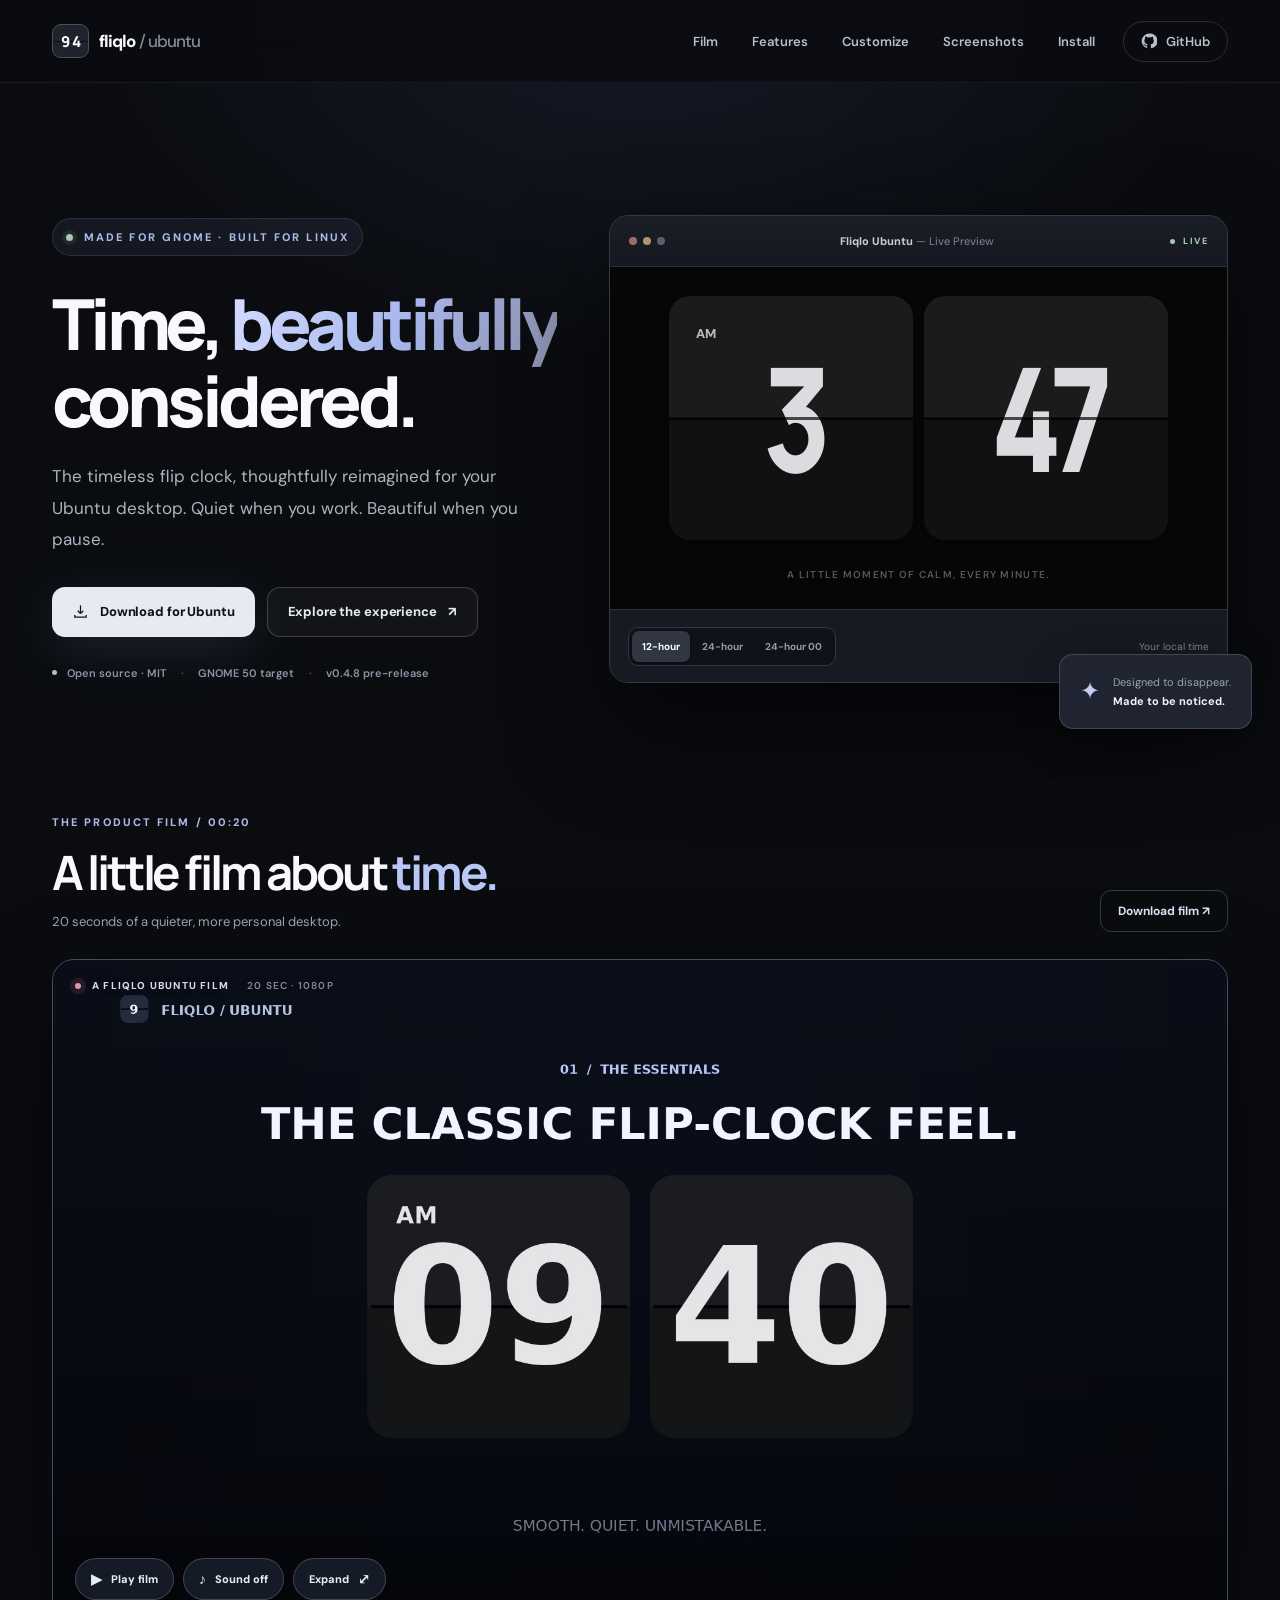
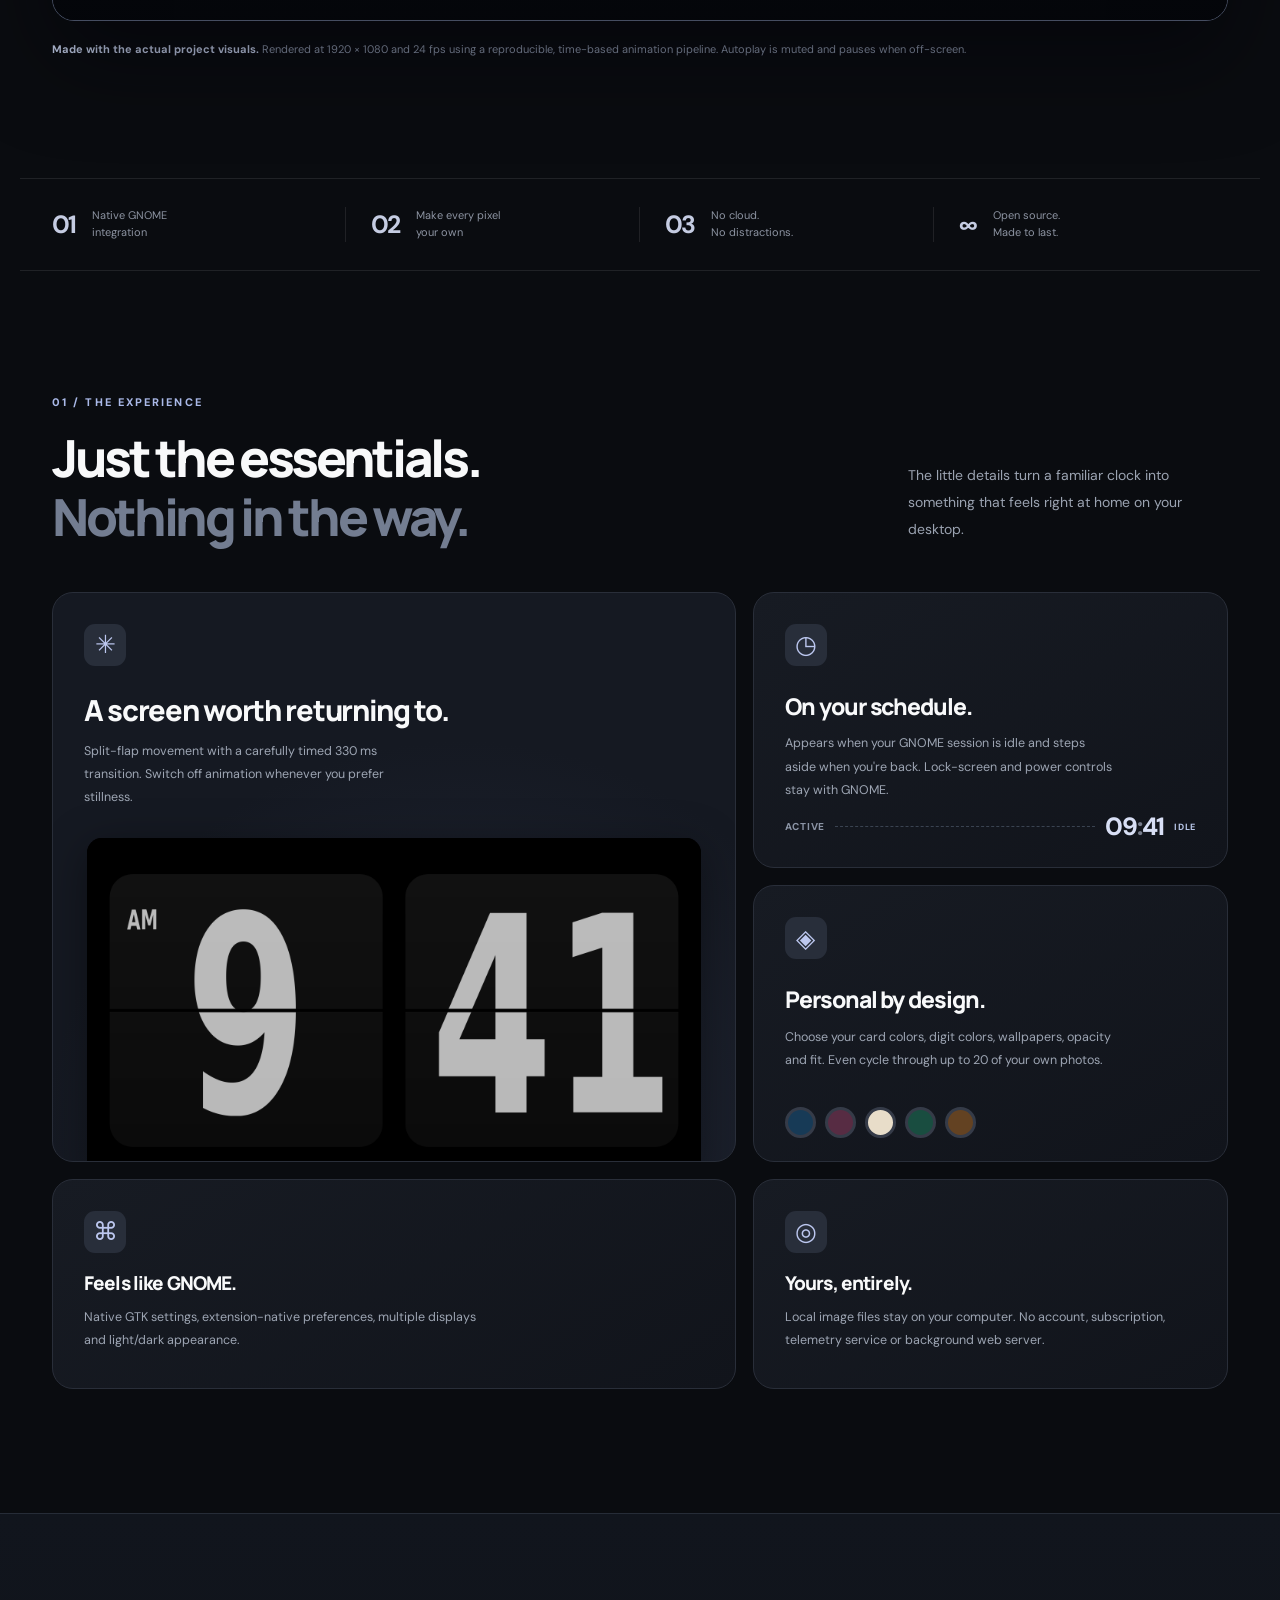
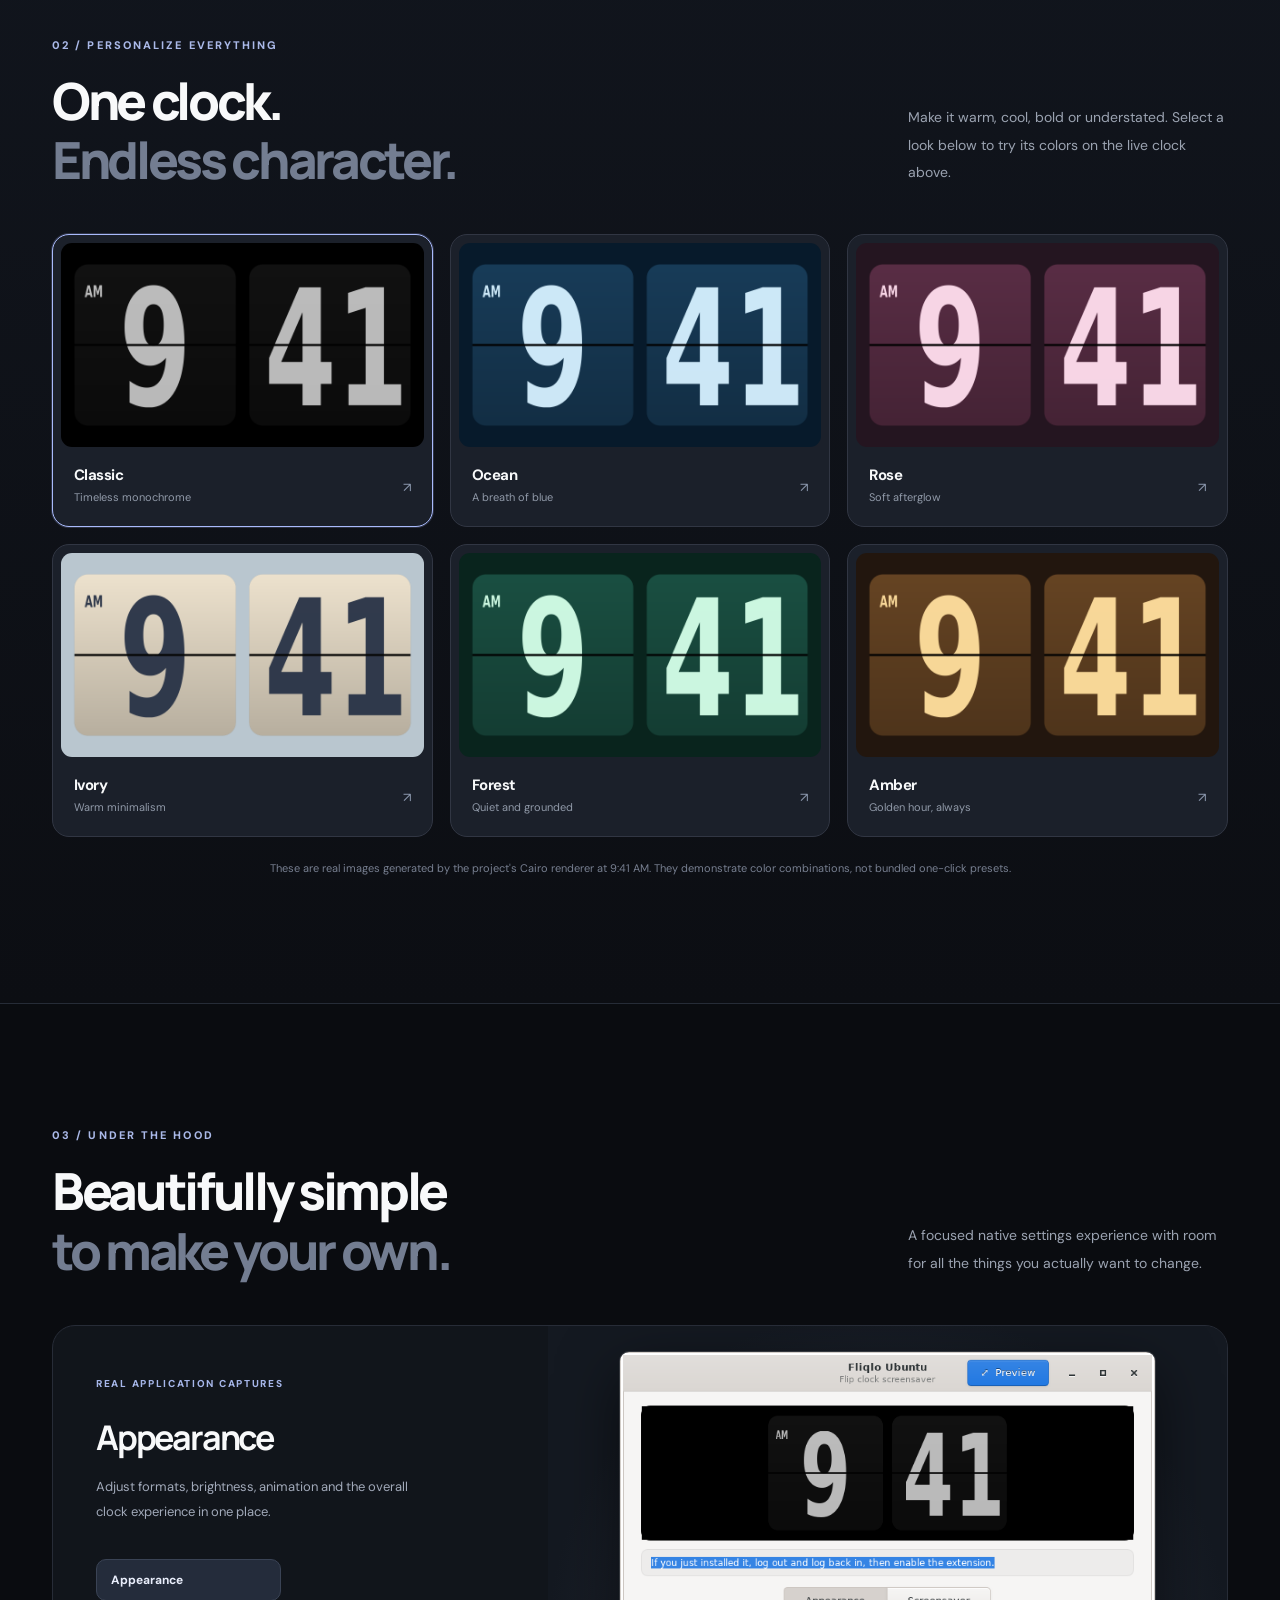
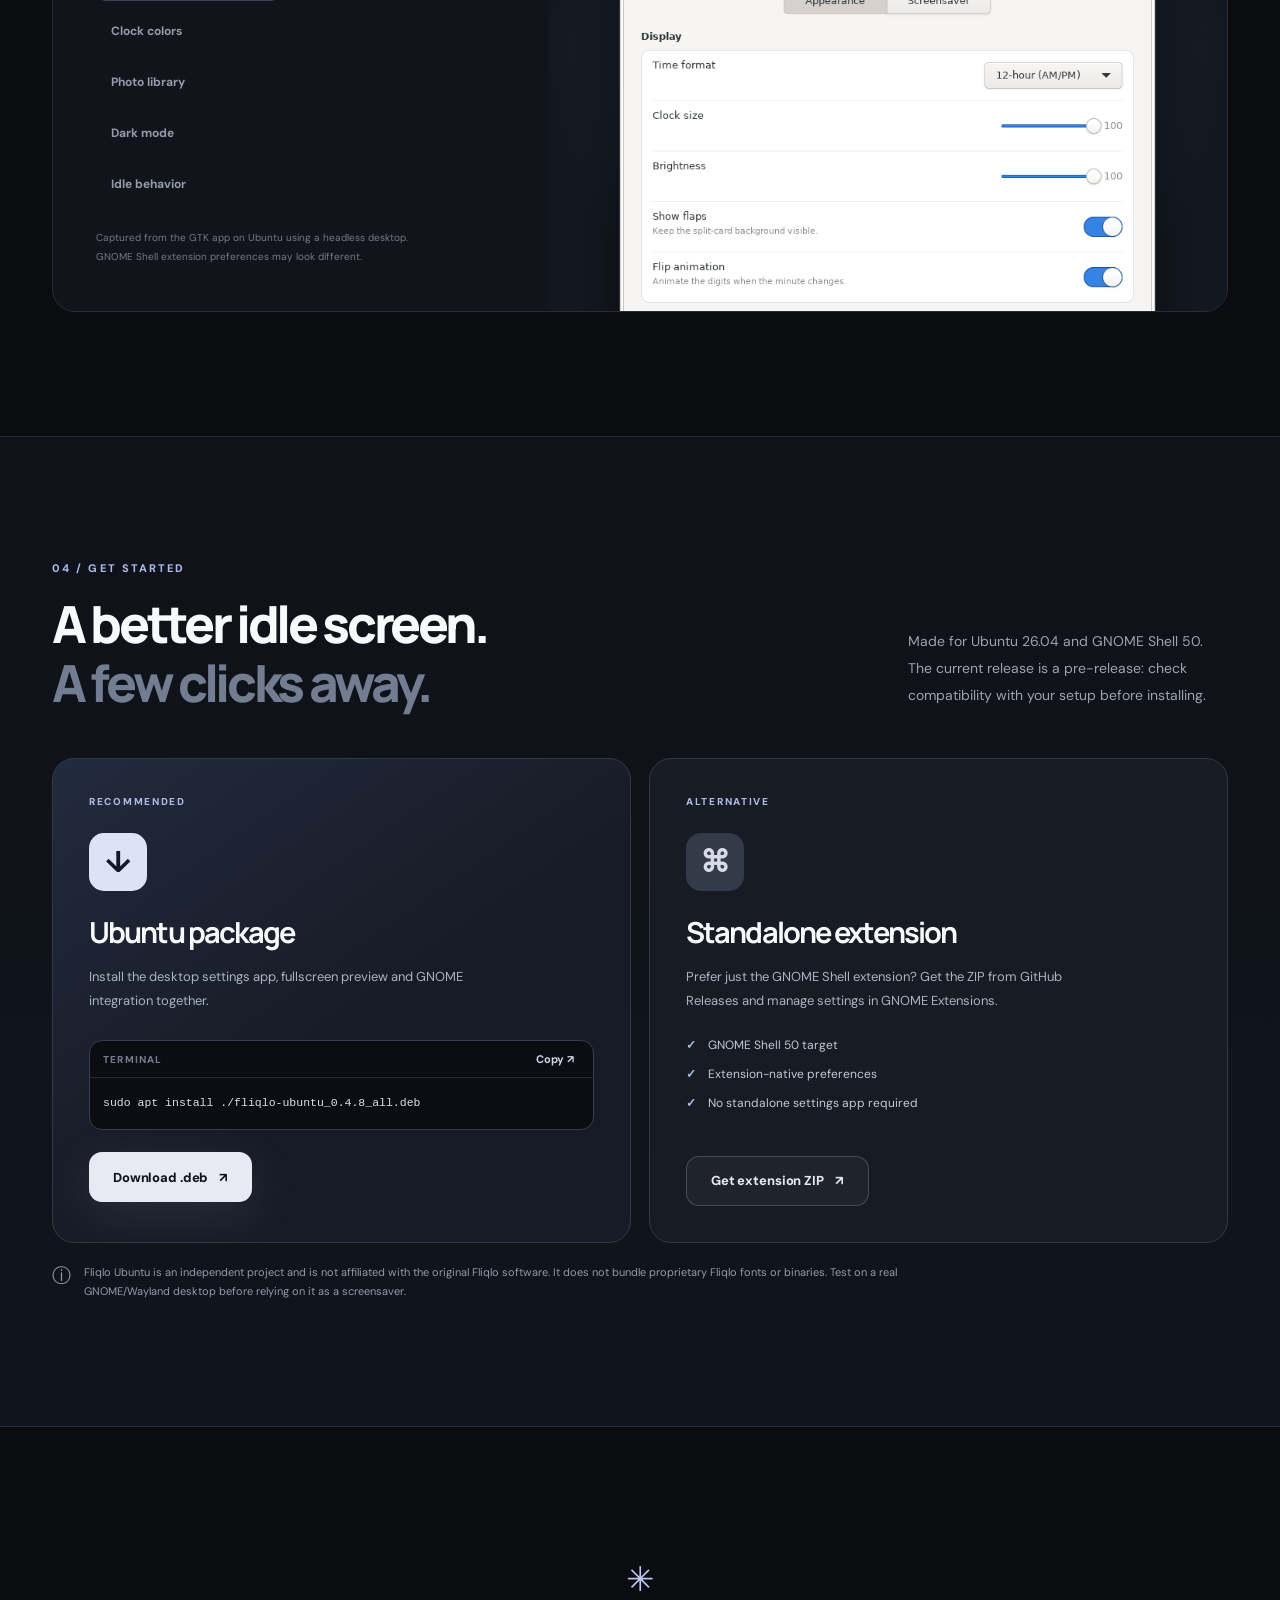
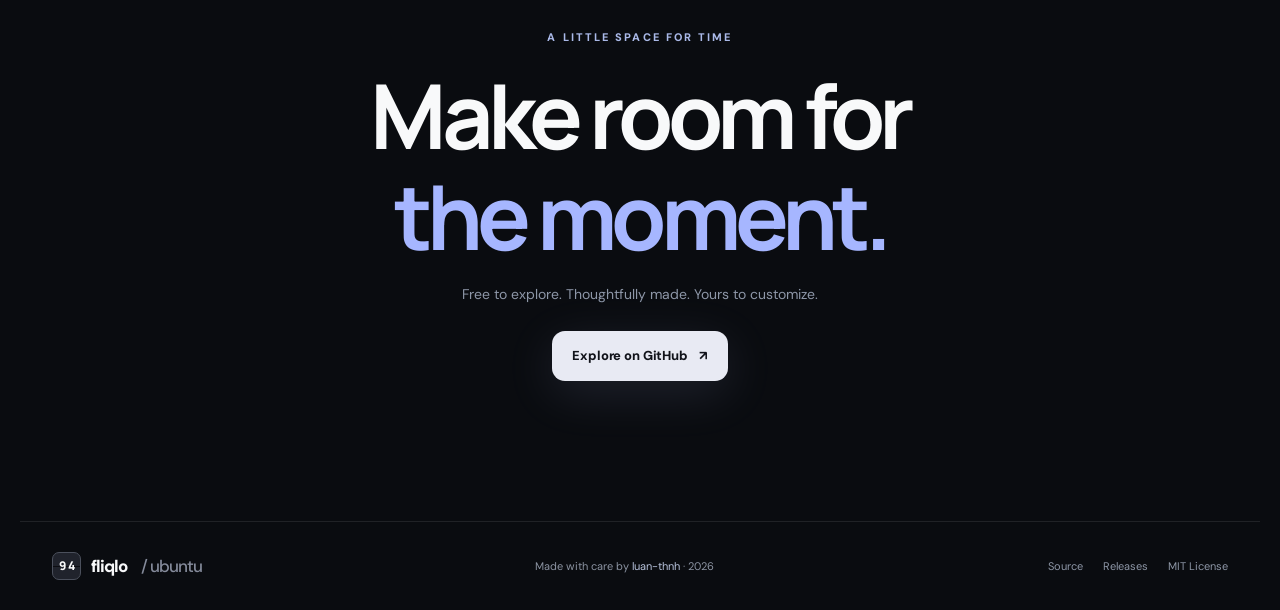
<file: docs/index.html>
<!doctype html>
<html lang="en">
<head>
  <meta charset="UTF-8">
  <meta name="viewport" content="width=device-width, initial-scale=1">
  <meta name="theme-color" content="#0a0b0e">
  <meta name="description" content="Fliqlo Ubuntu — a beautifully minimal flip-clock screensaver for GNOME on Wayland. Customize colors, backgrounds and idle behavior, with native GTK settings.">
  <meta property="og:type" content="website">
  <meta property="og:title" content="Fliqlo Ubuntu — Time, beautifully considered.">
  <meta property="og:description" content="The iconic flip-clock feeling, reimagined for Ubuntu and GNOME.">
  <meta property="og:image" content="https://luan-thnh.github.io/fliqlo-ubuntu/assets/theme-ocean.png">
  <meta property="og:url" content="https://luan-thnh.github.io/fliqlo-ubuntu/">
  <link rel="canonical" href="https://luan-thnh.github.io/fliqlo-ubuntu/">
  <link rel="icon" type="image/svg+xml" href="./favicon.svg">
  <link rel="stylesheet" href="./styles.css">
  <title>Fliqlo Ubuntu — Time, beautifully considered.</title>
  <script src="./app.js" defer></script>
</head>
<body>
  <a class="skip-link" href="#main">Skip to content</a>
  <div class="page-glow" aria-hidden="true"></div>
  <header class="site-header">
    <nav class="navigation wrap" aria-label="Main navigation">
      <a class="brand" href="#home" aria-label="Fliqlo Ubuntu home">
        <span class="brand-icon" aria-hidden="true"><span>9</span><i></i><span>4</span></span>
        <span>fliqlo<span class="brand-sub">/ ubuntu</span></span>
      </a>
      <div class="nav-links">
        <a href="#film">Film</a>
        <a href="#features">Features</a>
        <a href="#customize">Customize</a>
        <a href="#screenshots">Screenshots</a>
        <a href="#install">Install</a>
      </div>
      <a class="nav-github" href="https://github.com/luan-thnh/fliqlo-ubuntu" target="_blank" rel="noopener noreferrer" aria-label="View Fliqlo Ubuntu on GitHub">
        <svg viewBox="0 0 24 24" fill="currentColor" aria-hidden="true"><path d="M12 .9A11.1 11.1 0 0 0 8.5 22.5c.56.1.76-.24.76-.53v-2.1c-3.1.68-3.75-1.32-3.75-1.32-.5-1.28-1.23-1.62-1.23-1.62-1.02-.7.08-.69.08-.69 1.14.08 1.74 1.17 1.74 1.17 1.02 1.74 2.67 1.24 3.32.95.1-.74.4-1.24.72-1.52-2.47-.28-5.07-1.24-5.07-5.5 0-1.21.43-2.2 1.16-2.98-.12-.28-.5-1.4.1-2.92 0 0 .95-.3 3.05 1.14a10.65 10.65 0 0 1 5.55 0C17 5.4 17.94 5.7 17.94 5.7c.61 1.52.23 2.64.12 2.92.72.78 1.15 1.77 1.15 2.98 0 4.27-2.6 5.22-5.08 5.5.4.35.76 1.03.76 2.08v3.09c0 .29.2.64.77.53A11.1 11.1 0 0 0 12 .9Z"/></svg>
        <span>GitHub</span>
      </a>
    </nav>
  </header>

  <main id="main">
    <section class="hero wrap" id="home" aria-labelledby="hero-title">
      <div class="hero-copy">
        <div class="eyebrow"><span class="status-dot"></span> MADE FOR GNOME · BUILT FOR LINUX</div>
        <h1 id="hero-title">Time, <span class="text-gradient">beautifully</span> considered.</h1>
        <p class="hero-description">The timeless flip clock, thoughtfully reimagined for your Ubuntu desktop. Quiet when you work. Beautiful when you pause.</p>
        <div class="hero-actions">
          <a class="button button-primary" href="https://github.com/luan-thnh/fliqlo-ubuntu/releases/download/v0.4.8/fliqlo-ubuntu_0.4.8_all.deb">
            <svg viewBox="0 0 24 24" fill="none" stroke="currentColor" stroke-width="1.8" aria-hidden="true"><path d="M12 3v12m0 0 4-4m-4 4-4-4M4 17v3h16v-3"/></svg>
            Download for Ubuntu
          </a>
          <a class="button button-secondary" href="#customize">Explore the experience <span aria-hidden="true">↗</span></a>
        </div>
        <div class="hero-meta">
          <span><span class="meta-dot"></span> Open source · MIT</span>
          <span>GNOME 50 target</span>
          <span>v0.4.8 pre-release</span>
        </div>
      </div>
      <div class="hero-visual">
        <div class="hero-aurora" aria-hidden="true"></div>
        <div class="preview-shell" id="clock-preview" data-theme="classic">
          <div class="preview-topbar">
            <span class="window-controls" aria-hidden="true"><i></i><i></i><i></i></span>
            <span class="preview-title">Fliqlo Ubuntu <span>— Live Preview</span></span>
            <span class="live-indicator"><span></span> LIVE</span>
          </div>
          <div class="clock-stage">
            <div class="clock-numbers" aria-label="Live flip clock">
              <div class="clock-card"><span id="clock-hours">9</span><small id="clock-period">AM</small><i aria-hidden="true"></i></div>
              <div class="clock-card"><span id="clock-minutes">41</span><i aria-hidden="true"></i></div>
            </div>
            <p class="clock-hint">A little moment of calm, every minute.</p>
          </div>
          <div class="preview-bottom">
            <div class="segmented" role="group" aria-label="Clock format">
              <button type="button" data-format="12" aria-pressed="true" class="is-active">12-hour</button>
              <button type="button" data-format="24" aria-pressed="false">24-hour</button>
              <button type="button" data-format="24pad" aria-pressed="false">24-hour 00</button>
            </div>
            <span class="preview-time-label">Your local time</span>
          </div>
        </div>
        <div class="floating-note"><span class="tiny-sparkle">✦</span><span>Designed to disappear.<br><strong>Made to be noticed.</strong></span></div>
      </div>
    </section>

    <section class="film-section wrap" id="film" aria-labelledby="film-title">
      <div class="film-heading">
        <div>
          <p class="overline">THE PRODUCT FILM / 00:20</p>
          <h2 id="film-title">A little film about <em>time.</em></h2>
          <p>20 seconds of a quieter, more personal desktop.</p>
        </div>
        <a href="./media/fliqlo-ubuntu-teaser.mp4?v=film-v2-1080" download class="film-download">Download film <span aria-hidden="true">↗</span></a>
      </div>
      <div class="film-frame" id="film-frame">
        <video id="product-film" class="product-film" muted loop playsinline preload="none" poster="./media/fliqlo-ubuntu-poster.jpg?v=film-v2-1080" width="1920" height="1080" aria-label="Fliqlo Ubuntu cinematic product film showing classic flip cards, customizable colors and native GTK settings">
          <source src="./media/fliqlo-ubuntu-teaser.mp4?v=film-v2-1080" type="video/mp4">
          <p>Your browser does not support video. <a href="./media/fliqlo-ubuntu-teaser.mp4?v=film-v2-1080">Download the product film</a>.</p>
        </video>
        <div class="film-label" aria-hidden="true"><span class="film-red-dot"></span> A FLIQLO UBUNTU FILM <span class="film-label-time">20 SEC · 1080P</span></div>
        <div class="film-controls" role="group" aria-label="Video controls">
          <button id="film-play" type="button" aria-label="Play film" aria-pressed="false"><span id="film-play-symbol" aria-hidden="true">▶</span><span id="film-play-label">Play film</span></button>
          <button id="film-sound" type="button" aria-label="Unmute film" aria-pressed="false"><span id="film-sound-symbol" aria-hidden="true">♪</span><span id="film-sound-label">Sound off</span></button>
          <button id="film-fullscreen" type="button" aria-label="Play video fullscreen">Expand <span aria-hidden="true">⤢</span></button>
        </div>
      </div>
      <p class="film-caption"><span>Made with the actual project visuals.</span> Rendered at 1920 × 1080 and 24 fps using a reproducible, time-based animation pipeline. Autoplay is muted and pauses when off-screen.</p>
    </section>

    <section class="intro-ribbon wrap" aria-label="Project highlights">
      <div><strong>01</strong><span>Native GNOME<br>integration</span></div>
      <div><strong>02</strong><span>Make every pixel<br>your own</span></div>
      <div><strong>03</strong><span>No cloud.<br>No distractions.</span></div>
      <div><strong>∞</strong><span>Open source.<br>Made to last.</span></div>
    </section>

    <section class="section wrap" id="features" aria-labelledby="features-title">
      <div class="section-heading">
        <div><p class="overline">01 / THE EXPERIENCE</p><h2 id="features-title">Just the essentials.<br><span>Nothing in the way.</span></h2></div>
        <p class="section-intro">The little details turn a familiar clock into something that feels right at home on your desktop.</p>
      </div>
      <div class="feature-grid">
        <article class="feature-card feature-large">
          <div class="feature-mark">✳</div>
          <h3>A screen worth returning to.</h3>
          <p>Split-flap movement with a carefully timed 330 ms transition. Switch off animation whenever you prefer stillness.</p>
          <div class="feature-visual"><img loading="lazy" src="./assets/theme-classic.png" width="1600" height="900" alt="Classic gray flip clock displayed against a black background"></div>
        </article>
        <article class="feature-card">
          <div class="feature-mark">◷</div>
          <h3>On your schedule.</h3>
          <p>Appears when your GNOME session is idle and steps aside when you're back. Lock-screen and power controls stay with GNOME.</p>
          <div class="mini-graphic"><span>ACTIVE</span><span class="dotted-line"></span><span class="mini-clock">09<span>:</span>41</span><span class="mini-tag">IDLE</span></div>
        </article>
        <article class="feature-card">
          <div class="feature-mark">◈</div>
          <h3>Personal by design.</h3>
          <p>Choose your card colors, digit colors, wallpapers, opacity and fit. Even cycle through up to 20 of your own photos.</p>
          <div class="color-dots"><span style="background:#173a56"></span><span style="background:#572c43"></span><span style="background:#e8ddc9"></span><span style="background:#194d40"></span><span style="background:#634222"></span></div>
        </article>
        <article class="feature-card feature-bottom">
          <div class="feature-mark">⌘</div>
          <h3>Feels like GNOME.</h3>
          <p>Native GTK settings, extension-native preferences, multiple displays and light/dark appearance.</p>
        </article>
        <article class="feature-card feature-bottom">
          <div class="feature-mark">◎</div>
          <h3>Yours, entirely.</h3>
          <p>Local image files stay on your computer. No account, subscription, telemetry service or background web server.</p>
        </article>
      </div>
    </section>

    <section class="section themes-section" id="customize" aria-labelledby="customize-title">
      <div class="wrap">
        <div class="section-heading">
          <div><p class="overline">02 / PERSONALIZE EVERYTHING</p><h2 id="customize-title">One clock.<br><span>Endless character.</span></h2></div>
          <p class="section-intro">Make it warm, cool, bold or understated. Select a look below to try its colors on the live clock above.</p>
        </div>
        <div class="themes-grid" role="group" aria-label="Preview flip-clock color combinations">
          <button class="theme-tile is-selected" type="button" data-theme="classic" aria-pressed="true"><img loading="lazy" src="./assets/theme-classic.png" width="1600" height="900" alt="Classic dark clock with white numbers"><span><strong>Classic</strong><small>Timeless monochrome</small></span><i aria-hidden="true">↗</i></button>
          <button class="theme-tile" type="button" data-theme="ocean" aria-pressed="false"><img loading="lazy" src="./assets/theme-ocean.png" width="1600" height="900" alt="Ocean blue cards with pale blue digits"><span><strong>Ocean</strong><small>A breath of blue</small></span><i aria-hidden="true">↗</i></button>
          <button class="theme-tile" type="button" data-theme="rose" aria-pressed="false"><img loading="lazy" src="./assets/theme-rose.png" width="1600" height="900" alt="Rose-toned clock with soft pink numerals"><span><strong>Rose</strong><small>Soft afterglow</small></span><i aria-hidden="true">↗</i></button>
          <button class="theme-tile" type="button" data-theme="ivory" aria-pressed="false"><img loading="lazy" src="./assets/theme-ivory.png" width="1600" height="900" alt="Warm ivory flip clock with dark digits"><span><strong>Ivory</strong><small>Warm minimalism</small></span><i aria-hidden="true">↗</i></button>
          <button class="theme-tile" type="button" data-theme="forest" aria-pressed="false"><img loading="lazy" src="./assets/theme-forest.png" width="1600" height="900" alt="Forest green cards and mint digits"><span><strong>Forest</strong><small>Quiet and grounded</small></span><i aria-hidden="true">↗</i></button>
          <button class="theme-tile" type="button" data-theme="amber" aria-pressed="false"><img loading="lazy" src="./assets/theme-amber.png" width="1600" height="900" alt="Amber clock with warm golden numerals"><span><strong>Amber</strong><small>Golden hour, always</small></span><i aria-hidden="true">↗</i></button>
        </div>
        <p class="gallery-disclaimer">These are real images generated by the project's Cairo renderer at 9:41 AM. They demonstrate color combinations, not bundled one-click presets.</p>
      </div>
    </section>

    <section class="section wrap" id="screenshots" aria-labelledby="screenshots-title">
      <div class="section-heading">
        <div><p class="overline">03 / UNDER THE HOOD</p><h2 id="screenshots-title">Beautifully simple<br><span>to make your own.</span></h2></div>
        <p class="section-intro">A focused native settings experience with room for all the things you actually want to change.</p>
      </div>
      <div class="screenshots-layout">
        <div class="screenshot-caption">
          <span class="small-index">REAL APPLICATION CAPTURES</span>
          <h3 id="screenshot-title">Appearance</h3>
          <p id="screenshot-description">Adjust formats, brightness, animation and the overall clock experience in one place.</p>
          <div class="screenshot-tabs" role="group" aria-label="Choose application screenshot">
            <button type="button" class="is-active" data-shot="appearance" aria-pressed="true">Appearance</button>
            <button type="button" data-shot="colors" aria-pressed="false">Clock colors</button>
            <button type="button" data-shot="photos" aria-pressed="false">Photo library</button>
            <button type="button" data-shot="dark" aria-pressed="false">Dark mode</button>
            <button type="button" data-shot="idle" aria-pressed="false">Idle behavior</button>
          </div>
          <p class="screenshot-footnote">Captured from the GTK app on Ubuntu using a headless desktop. GNOME Shell extension preferences may look different.</p>
        </div>
        <div class="screenshot-frame"><img id="screenshot-image" loading="lazy" src="./assets/appearance-light.png" width="690" height="876" alt="Native GTK Appearance settings window in light theme"></div>
      </div>
    </section>

    <section class="section install-section" id="install" aria-labelledby="install-title">
      <div class="wrap">
        <div class="section-heading">
          <div><p class="overline">04 / GET STARTED</p><h2 id="install-title">A better idle screen.<br><span>A few clicks away.</span></h2></div>
          <p class="section-intro">Made for Ubuntu 26.04 and GNOME Shell 50. The current release is a pre-release: check compatibility with your setup before installing.</p>
        </div>
        <div class="install-grid">
          <article class="install-card install-featured">
            <span class="install-type">RECOMMENDED</span>
            <div class="install-icon">↓</div>
            <h3>Ubuntu package</h3>
            <p>Install the desktop settings app, fullscreen preview and GNOME integration together.</p>
            <div class="terminal"><div class="terminal-top"><span>TERMINAL</span><button type="button" id="copy-install" aria-label="Copy installation command">Copy <span aria-hidden="true">↗</span></button></div><code id="install-command">sudo apt install ./fliqlo-ubuntu_0.4.8_all.deb</code></div>
            <a class="button button-primary install-cta" href="https://github.com/luan-thnh/fliqlo-ubuntu/releases/download/v0.4.8/fliqlo-ubuntu_0.4.8_all.deb">Download .deb <span aria-hidden="true">↗</span></a>
          </article>
          <article class="install-card">
            <span class="install-type">ALTERNATIVE</span>
            <div class="install-icon muted">⌘</div>
            <h3>Standalone extension</h3>
            <p>Prefer just the GNOME Shell extension? Get the ZIP from GitHub Releases and manage settings in GNOME Extensions.</p>
            <ul class="install-list"><li>GNOME Shell 50 target</li><li>Extension-native preferences</li><li>No standalone settings app required</li></ul>
            <a class="button button-secondary install-cta" href="https://github.com/luan-thnh/fliqlo-ubuntu/releases/tag/v0.4.8">Get extension ZIP <span aria-hidden="true">↗</span></a>
          </article>
        </div>
        <div class="install-note"><span>ⓘ</span><p>Fliqlo Ubuntu is an independent project and is not affiliated with the original Fliqlo software. It does not bundle proprietary Fliqlo fonts or binaries. Test on a real GNOME/Wayland desktop before relying on it as a screensaver.</p></div>
      </div>
    </section>

    <section class="closing wrap" aria-labelledby="closing-title">
      <div class="closing-line" aria-hidden="true">✳</div>
      <p class="overline">A LITTLE SPACE FOR TIME</p>
      <h2 id="closing-title">Make room for<br><em>the moment.</em></h2>
      <p>Free to explore. Thoughtfully made. Yours to customize.</p>
      <a class="button button-primary" href="https://github.com/luan-thnh/fliqlo-ubuntu">Explore on GitHub <span aria-hidden="true">↗</span></a>
    </section>
  </main>
  <footer class="footer wrap">
    <a class="brand" href="#home"><span class="brand-icon small" aria-hidden="true"><span>9</span><i></i><span>4</span></span>fliqlo<span class="brand-sub">/ ubuntu</span></a>
    <p>Made with care by <a href="https://github.com/luan-thnh" target="_blank" rel="noopener noreferrer">luan-thnh</a> · <span id="year">2026</span></p>
    <div><a href="https://github.com/luan-thnh/fliqlo-ubuntu">Source</a><a href="https://github.com/luan-thnh/fliqlo-ubuntu/releases">Releases</a><a href="https://github.com/luan-thnh/fliqlo-ubuntu/blob/main/LICENSE">MIT License</a></div>
  </footer>
  <div class="toast" id="toast" role="status" aria-live="polite"></div>
</body>
</html>
</file>
<file: docs/styles.css>
@import url('https://fonts.googleapis.com/css2?family=DM+Sans:wght@400;500;600;700;800&family=Manrope:wght@400;500;600;700;800&display=swap');

:root{
  --ink:#0a0c10;--surface:#11141b;--surface-2:#171b24;--white:#f8f9fa;--soft:#d5d8e0;
  --muted:#9fa5b4;--line:rgba(255,255,255,.09);--accent:#a6b6ff;
  --radius:22px;--font:'DM Sans',-apple-system,BlinkMacSystemFont,'Segoe UI',sans-serif;
  font-family:var(--font);color:var(--white);color-scheme:dark;
  -webkit-font-smoothing:antialiased
}
*,*::before,*::after{box-sizing:border-box}
html{scroll-behavior:smooth;scroll-padding-top:100px}
body{margin:0;background:var(--ink);overflow-x:hidden}
body,button{font-family:var(--font)}
a{color:inherit;text-decoration:none}
button{color:inherit;cursor:pointer}
button,a{-webkit-tap-highlight-color:transparent}
button:focus-visible,a:focus-visible{outline:3px solid #b7c8ff;outline-offset:4px}
img{display:block;max-width:100%}
h1,h2,h3,p{margin:0}
h1,h2,h3{font-family:'Manrope',var(--font);letter-spacing:-.065em}
.wrap{max-width:1240px;margin:auto;padding-inline:32px}
.skip-link{position:absolute;z-index:500;top:-60px;left:20px;padding:12px 22px;background:white;color:black}
.skip-link:focus{top:12px}
.page-glow{height:730px;width:1200px;position:absolute;z-index:-1;pointer-events:none;top:-360px;left:calc(50% - 600px);background:radial-gradient(ellipse,rgba(64,79,125,.20),transparent 68%)}
.site-header{position:sticky;top:0;z-index:100;background:rgba(10,12,16,.82);backdrop-filter:blur(22px);-webkit-backdrop-filter:blur(22px);border-bottom:1px solid rgba(255,255,255,.065)}
.navigation{height:82px;display:flex;align-items:center;justify-content:space-between;gap:28px}
.brand{display:inline-flex;align-items:center;gap:10px;font-size:17px;font-weight:800;letter-spacing:-.06em;white-space:nowrap}
.brand-sub{color:#858b9b;font-weight:500;margin-left:4px}
.brand-icon{position:relative;display:inline-flex;align-items:center;justify-content:center;gap:3px;width:37px;height:34px;border:1px solid #4b505c;border-radius:9px;background:#20232c;overflow:hidden;letter-spacing:-.075em;font-size:15px;font-family:'Manrope',sans-serif}
.brand-icon span{position:relative;z-index:1}.brand-icon i{position:absolute;top:50%;height:1px;width:100%;left:0;background:#0c0d11}.brand-icon.small{width:29px;height:28px;font-size:12px;border-radius:7px}
.nav-links{display:flex;gap:34px;margin-left:auto}
.nav-links a,.nav-github{font-size:13px;font-weight:600;color:#b9bfcb;transition:color .2s}
.nav-links a:hover,.nav-github:hover{color:#fff}
.nav-github{display:flex;align-items:center;gap:9px;border:1px solid rgba(255,255,255,.14);border-radius:100px;padding:11px 17px}
.nav-github svg{width:16px;height:16px}
.hero{min-height:710px;display:grid;grid-template-columns:.9fr 1.1fr;gap:50px;align-items:center;padding-block:108px 93px}
.eyebrow,.overline{font-size:11px;letter-spacing:.19em;font-weight:800;color:#aab9e8}
.eyebrow{display:inline-flex;align-items:center;gap:11px;padding:11px 13px;background:rgba(166,182,255,.07);border:1px solid rgba(166,182,255,.15);border-radius:100px}
.status-dot,.meta-dot,.live-indicator span{display:inline-block;width:7px;height:7px;border-radius:50%;background:#a7c7b2;box-shadow:0 0 0 4px rgba(132,198,153,.1)}
.hero h1{font-size:clamp(54px,5.5vw,83px);line-height:1.085;max-width:650px;margin:29px 0 23px;font-weight:800}
.text-gradient{background:linear-gradient(115deg,#d5ddff 0%,#a9b7ed 52%,#898eaa 100%);color:transparent;-webkit-background-clip:text;background-clip:text}
.hero-description{font-size:17px;line-height:1.85;color:#adb3c0;max-width:500px}
.hero-actions{display:flex;flex-wrap:wrap;gap:12px;margin-top:31px}
.button{min-height:50px;display:inline-flex;align-items:center;justify-content:center;gap:11px;padding:0 20px;border-radius:13px;font-size:13px;letter-spacing:-.01em;font-weight:800;transition:transform .22s,box-shadow .22s,border-color .22s}
.button:hover{transform:translateY(-2px)}
.button svg{width:17px;height:17px}
.button-primary{background:#e8eaf3;color:#11131a;box-shadow:0 12px 50px rgba(189,200,255,.12)}
.button-primary:hover{box-shadow:0 17px 55px rgba(189,200,255,.22);background:white}
.button-secondary{border:1px solid rgba(255,255,255,.19);background:rgba(255,255,255,.035);color:#e5e8ef}
.button-secondary:hover{border-color:rgba(255,255,255,.47)}
.hero-meta{display:flex;flex-wrap:wrap;gap:15px;margin-top:29px;color:#8d95a5;font-size:11px;font-weight:600}
.hero-meta span+span:before{content:'·';margin-right:14px;color:#4e5361}
.hero-meta .meta-dot{margin-right:7px;width:5px;height:5px;vertical-align:2px;box-shadow:none}
.hero-visual{position:relative;isolation:isolate;padding-block:24px}
.hero-aurora{position:absolute;z-index:-1;left:8%;right:8%;top:1%;height:95%;background:radial-gradient(ellipse,rgba(140,154,215,.17),transparent 65%);filter:blur(40px)}
.preview-shell{background:#111318;border:1px solid #343944;border-radius:19px;box-shadow:0 45px 100px rgba(0,0,0,.57),0 0 0 1px rgba(255,255,255,.035) inset;overflow:hidden;--card-top:#1b1b1b;--card-bottom:#111111;--digit-color:#dbdcdf;--stage-color:#060607}
.preview-topbar{height:51px;background:linear-gradient(#1a1e26,#151820);border-bottom:1px solid #2b303b;display:flex;justify-content:space-between;align-items:center;padding:0 19px;gap:10px}
.window-controls{display:flex;align-items:center;gap:6px}
.window-controls i{width:8px;height:8px;border-radius:50%;background:#58606f}.window-controls i:first-child{background:#9a6d6b}.window-controls i:nth-child(2){background:#ac9668}
.preview-title{color:#c6cbd6;font-size:11px;font-weight:800;white-space:nowrap}.preview-title span{color:#727b8a;font-weight:500}
.live-indicator{font-size:9px;letter-spacing:.16em;font-weight:800;color:#a6d0b2;display:flex;align-items:center;gap:8px}
.live-indicator span{width:5px;height:5px;box-shadow:none}
.clock-stage{background:var(--stage-color);min-height:342px;display:flex;flex-direction:column;align-items:center;justify-content:center;gap:28px;transition:background .3s;overflow:hidden;padding:28px 18px}
.clock-numbers{display:flex;align-items:center;gap:11px;justify-content:center;width:100%}
.clock-card{position:relative;display:flex;align-items:center;justify-content:center;aspect-ratio:1/1;width:min(44%,244px);border-radius:21px;overflow:hidden;background:linear-gradient(180deg,var(--card-top) 0%,var(--card-top) 49.8%,var(--card-bottom) 50.2%,var(--card-bottom) 100%);color:var(--digit-color);box-shadow:0 3px 5px rgba(0,0,0,.16);transition:background .3s,color .3s}
.clock-card>span{font-family:'Manrope',sans-serif;font-stretch:condensed;letter-spacing:-.105em;font-size:clamp(88px,11.3vw,154px);font-weight:800;line-height:1;transform:scaleX(.8);user-select:none}
.clock-card small{position:absolute;z-index:2;top:12%;left:11%;font-size:clamp(9px,1vw,14px);font-weight:800;opacity:.83}
.clock-card i{position:absolute;inset:49.8% 0 auto;height:3px;z-index:2;background:rgba(0,0,0,.68);box-shadow:0 -1px rgba(255,255,255,.018)}
.clock-hint{font-size:10px;font-weight:600;letter-spacing:.13em;text-transform:uppercase;color:rgba(225,229,243,.37);text-align:center}
.preview-bottom{min-height:73px;display:flex;gap:10px;align-items:center;justify-content:space-between;padding:16px 18px;background:#171a22;border-top:1px solid #2a2e38}
.segmented{display:flex;align-items:center;background:#101218;border:1px solid #313642;border-radius:10px;padding:3px;gap:2px}
.segmented button{background:none;border:0;border-radius:7px;padding:9px 10px;font-size:10px;color:#939aab;font-weight:700;white-space:nowrap}
.segmented button.is-active{color:#fff;background:#303743;box-shadow:0 1px 3px #080a0c}
.preview-time-label{color:#7e8593;font-size:10px;white-space:nowrap}
.floating-note{position:absolute;right:-24px;bottom:-22px;display:flex;align-items:center;gap:13px;padding:16px 20px;border-radius:14px;background:rgba(34,38,50,.96);border:1px solid rgba(255,255,255,.15);box-shadow:0 13px 40px rgba(0,0,0,.36);font-size:11px;line-height:1.7;color:#9aa2b1}
.floating-note strong{font-weight:700;color:#f3f4f8}.tiny-sparkle{color:#c2cdf5;font-size:24px}
.intro-ribbon{display:grid;grid-template-columns:repeat(4,1fr);gap:0;border-block:1px solid var(--line);padding-block:28px}
.intro-ribbon>div{display:flex;align-items:center;gap:17px;padding-inline:25px;border-right:1px solid var(--line)}
.intro-ribbon>div:first-child{padding-left:0}.intro-ribbon>div:last-child{border-right:0}
.intro-ribbon strong{font-size:25px;font-weight:700;letter-spacing:-.08em;color:#c5cce2}
.intro-ribbon span{font-size:11px;line-height:1.6;color:#8c93a1}
.section{padding-block:124px}
.section-heading{display:flex;align-items:flex-end;justify-content:space-between;gap:60px;margin-bottom:45px}
.section-heading h2{font-size:clamp(40px,4vw,60px);line-height:1.16;margin-top:19px;font-weight:800}
.section-heading h2 span{color:#737d91}
.section-intro{max-width:320px;font-size:14px;line-height:1.95;color:#9ba3b1;margin-bottom:3px}
.feature-grid{display:grid;grid-template-columns:1.18fr .82fr;grid-template-rows:repeat(2,minmax(275px,auto)) 210px;gap:17px}
.feature-card{position:relative;background:linear-gradient(150deg,#171b23,#11141b);border:1px solid #292e39;border-radius:21px;overflow:hidden;padding:31px;min-height:240px}
.feature-mark{display:grid;place-items:center;width:42px;height:42px;border-radius:11px;background:#282e3a;color:#bcc7ef;font-size:25px;margin-bottom:26px}
.feature-card h3{font-size:23px;line-height:1.3;font-weight:800;letter-spacing:-.045em;margin-bottom:11px}
.feature-card p{font-size:12.5px;line-height:1.85;color:#9da5b3;max-width:330px}
.feature-large{grid-row:span 2;min-height:570px;background:radial-gradient(circle at 60% 100%,#232939,#151922 60%)}
.feature-large h3{font-size:29px}.feature-large .feature-visual{position:absolute;bottom:-4%;left:5%;right:5%;overflow:hidden;border-radius:15px;background:#000;box-shadow:0 10px 45px rgba(0,0,0,.4)}
.feature-large .feature-visual img{width:100%;height:auto}
.feature-bottom{min-height:210px}.feature-bottom .feature-mark{margin-bottom:18px}.feature-bottom h3{font-size:19px}.feature-bottom p{max-width:400px}
.mini-graphic{position:absolute;bottom:24px;left:31px;right:31px;display:flex;align-items:center;gap:10px;color:#8b94a5;font-size:10px;font-weight:800;letter-spacing:.07em}
.dotted-line{height:1px;border-top:1px dashed #3a4351;flex:1}
.mini-clock{font-size:25px;letter-spacing:-.05em;color:#d8dff5}.mini-clock span{opacity:.5}.mini-tag{font-size:9px;color:#b7c5e7}
.color-dots{display:flex;gap:9px;position:absolute;bottom:23px;left:31px}.color-dots span{height:31px;width:31px;border:3px solid #353b48;border-radius:50%}
.themes-section{background:linear-gradient(180deg,#11151d,#0c0e13);border-block:1px solid #262c37}
.themes-grid{display:grid;grid-template-columns:repeat(3,minmax(0,1fr));gap:17px}
.theme-tile{display:block;text-align:left;border:1px solid #313643;background:#1b202a;border-radius:17px;padding:8px;transition:transform .23s,border-color .23s,background .23s;position:relative;overflow:hidden}
.theme-tile:hover{transform:translateY(-4px);border-color:#7381a7}
.theme-tile.is-selected{border-color:#a9bafb;box-shadow:0 0 0 1px rgba(169,186,251,.2)}
.theme-tile img{width:100%;height:auto;aspect-ratio:16/9;object-fit:cover;border-radius:11px;background:black}
.theme-tile>span{display:flex;flex-direction:column;gap:5px;padding:18px 13px 14px}
.theme-tile strong{font-size:15px;letter-spacing:-.035em}.theme-tile small{font-size:11px;color:#9099a8}
.theme-tile i{position:absolute;right:21px;bottom:30px;color:#8c98ae;font-style:normal}
.gallery-disclaimer{margin-top:22px;text-align:center;font-size:11px;line-height:1.8;color:#777f90}
.screenshots-layout{display:grid;grid-template-columns:.67fr 1fr;gap:40px;align-items:center;background:#11151b;border:1px solid #272c37;border-radius:23px;overflow:hidden;min-height:550px}
.screenshot-caption{padding:45px 0 45px 43px}.small-index{font-size:10px;letter-spacing:.17em;font-weight:800;color:#a6b6e9}
.screenshot-caption h3{font-size:34px;margin:22px 0 15px}
.screenshot-caption>p{font-size:13px;line-height:1.9;color:#a1a9b9;max-width:320px}
.screenshot-tabs{display:flex;flex-direction:column;align-items:flex-start;gap:9px;margin-top:34px}
.screenshot-tabs button{background:transparent;border:1px solid transparent;border-radius:10px;padding:12px 14px;color:#949baa;font-size:12px;font-weight:700;min-width:185px;text-align:left}
.screenshot-tabs button.is-active{background:#242c3b;border-color:#3a4355;color:#e9eefb}
.screenshot-tabs button:hover{color:white}
.screenshot-caption .screenshot-footnote{font-size:10px;margin-top:23px;opacity:.68}
.screenshot-frame{height:585px;padding:26px 27px 0;background:radial-gradient(circle at 50% 55%,#2b3140,#141921 73%);display:flex;justify-content:center;align-items:flex-start;overflow:hidden}
.screenshot-frame img{width:min(100%,535px);height:auto;max-height:none;object-fit:contain;border-radius:9px 9px 0 0;box-shadow:0 0 0 1px rgba(255,255,255,.14),0 20px 60px rgba(0,0,0,.55)}
.install-section{background:linear-gradient(180deg,#0f1218,#10141c);border-block:1px solid #252b38}
.install-grid{display:grid;grid-template-columns:1fr 1fr;gap:18px}
.install-card{background:#171b24;border:1px solid #313847;border-radius:22px;padding:36px;min-height:485px;display:flex;flex-direction:column}
.install-featured{background:linear-gradient(145deg,#222a3e,#171b25 55%)}
.install-type{font-size:10px;font-weight:800;color:#b0bbe1;letter-spacing:.17em}
.install-icon{display:grid;place-items:center;margin:25px 0 21px;border-radius:15px;width:58px;height:58px;background:#dde3f7;color:#121929;font-size:30px;font-weight:700}
.install-icon.muted{color:#d6dbe7;background:#333a48}
.install-card h3{font-size:29px;margin-bottom:13px}.install-card>p{font-size:13px;line-height:1.9;color:#abb2c0;max-width:420px}
.terminal{margin-top:26px;background:#0b0d13;border:1px solid #363d4b;border-radius:13px;overflow:hidden}
.terminal-top{display:flex;justify-content:space-between;align-items:center;border-bottom:1px solid #222732;padding:10px 13px;color:#737c91;font-size:10px;font-weight:800;letter-spacing:.12em}
.terminal-top button{border:0;background:none;color:#ced5e8;font-weight:700;font-size:11px}
.terminal code{display:block;padding:18px 13px 20px;font-size:11.5px;color:#dbdfec;white-space:pre-wrap;overflow-wrap:anywhere;font-family:ui-monospace,SFMono-Regular,Menlo,Monaco,Consolas,monospace}
.install-cta{align-self:flex-start;margin-top:auto;padding-inline:24px}
.install-featured .install-cta{margin-top:22px}
.install-list{padding:0;margin:23px 0 24px;list-style:none}
.install-list li{color:#c2c9d5;margin-bottom:13px;font-size:12px}
.install-list li:before{content:'✓';color:#abbee4;margin-right:12px;font-weight:800}
.install-note{display:flex;align-items:flex-start;gap:13px;margin-top:20px;color:#929baa}
.install-note span{font-size:19px}.install-note p{font-size:11px;line-height:1.8;max-width:900px}
.closing{padding-block:130px 140px;text-align:center}
.closing-line{font-size:34px;color:#bac8f2;margin-bottom:28px}
.closing h2{font-size:clamp(55px,7vw,92px);line-height:1.12;margin:21px auto 19px;max-width:850px}
.closing h2 em{color:#a6b6ff;font-style:normal}
.closing>p:not(.overline){color:#8e97a8;font-size:14px;margin-bottom:28px}
.footer{border-top:1px solid var(--line);padding-top:30px;padding-bottom:30px;display:flex;align-items:center;justify-content:space-between;gap:25px}
.footer p{color:#8c94a2;font-size:11px}.footer p a{color:#b9c4dd}
.footer>div{display:flex;gap:20px}.footer>div a{font-size:11px;color:#8e97a7}.footer>div a:hover{color:white}
.toast{position:fixed;bottom:24px;left:50%;transform:translate(-50%,20px);padding:12px 20px;background:#e5e9f3;border-radius:10px;color:#171c26;font-size:12px;font-weight:800;opacity:0;pointer-events:none;transition:opacity .2s,transform .2s;z-index:400}
.toast.show{opacity:1;transform:translate(-50%,0)}
@media(max-width:1100px){
 .hero{gap:25px}.hero h1{font-size:clamp(48px,5.5vw,75px)}.floating-note{right:-7px}
 .clock-card>span{font-size:clamp(70px,11vw,128px)}
 .intro-ribbon>div{gap:11px;padding-inline:16px}
}
@media(max-width:900px){
 .wrap{padding-inline:25px}.nav-links{gap:16px}
 .hero{grid-template-columns:1fr;min-height:0;padding-block:78px 90px;gap:43px}
 .hero-copy{max-width:700px}.hero h1{max-width:700px}
 .hero-visual{max-width:700px;width:100%;margin-inline:auto}
 .clock-card>span{font-size:clamp(85px,16vw,145px)}
 .intro-ribbon{grid-template-columns:repeat(2,1fr);gap:20px}
 .intro-ribbon>div:nth-child(2){border:0}
 .intro-ribbon>div:nth-child(3){padding-left:0}
 .section-heading{gap:26px}
 .feature-grid{grid-template-columns:1fr 1fr}
 .feature-large{min-height:490px}
 .feature-bottom{min-height:210px}
 .screenshots-layout{grid-template-columns:1fr 1.1fr;gap:0}
 .screenshot-caption{padding:30px 0 30px 25px}
}
@media(max-width:680px){
 .wrap{padding-inline:18px}.navigation{height:68px}.nav-links{display:none}
 .nav-github{padding:10px 13px}.nav-github span{display:none}
 .hero{padding-block:65px 65px;gap:28px}.hero h1{font-size:clamp(48px,10vw,68px);margin-top:23px}
 .hero-description{font-size:15px}.hero-actions{gap:9px}.button{font-size:12px;padding-inline:14px;min-height:48px}
 .hero-meta{gap:10px;font-size:10px}.hero-meta span+span:before{margin-right:8px}
 .preview-topbar{padding-inline:12px}.preview-title{font-size:10px}.preview-title span{display:none}
 .preview-bottom{flex-wrap:wrap;justify-content:center;padding:12px;gap:8px}
 .clock-stage{min-height:265px;gap:18px}
 .clock-card{border-radius:13px}.clock-card>span{font-size:clamp(70px,17vw,120px)}
 .clock-hint{font-size:8px}
 .floating-note{position:relative;right:auto;bottom:auto;max-width:220px;margin:-16px 0 0 auto}
 .intro-ribbon{padding-block:20px}.intro-ribbon strong{font-size:22px}
 .section{padding-block:85px}.section-heading{display:block;margin-bottom:30px}
 .section-heading h2{font-size:clamp(37px,8vw,54px)}
 .section-intro{margin-top:20px;max-width:580px}
 .feature-grid{grid-template-columns:1fr;grid-template-rows:auto;gap:12px}
 .feature-large{grid-row:auto;min-height:490px}
 .feature-card{min-height:275px}.feature-bottom{min-height:200px}
 .themes-grid{grid-template-columns:repeat(2,minmax(0,1fr));gap:10px}
 .theme-tile>span{padding:12px 8px}.theme-tile strong{font-size:13px}.theme-tile small{font-size:10px}
 .theme-tile i{right:14px;bottom:22px}
 .screenshots-layout{grid-template-columns:1fr}
 .screenshot-caption{padding:28px}
 .screenshot-tabs{flex-direction:row;flex-wrap:wrap;gap:7px;margin-top:20px}
 .screenshot-tabs button{min-width:unset;padding:10px;font-size:11px}
 .screenshot-frame{height:510px;padding-inline:22px}
 .install-grid{grid-template-columns:1fr}.install-card{min-height:440px;padding:28px}
 .closing{padding-block:90px}.footer{flex-direction:column;align-items:flex-start;gap:19px}
}
@media(max-width:430px){
 .eyebrow{font-size:9px;letter-spacing:.11em}.hero h1{font-size:46px}
 .hero-actions .button{width:100%}.hero-meta{display:grid;grid-template-columns:1fr 1fr}
 .hero-meta span+span:before{display:none}
 .clock-stage{min-height:234px}.clock-card>span{font-size:68px}
 .intro-ribbon span{font-size:10px}
 .feature-large{min-height:440px}
 .themes-grid{grid-template-columns:1fr 1fr}
}
@media(prefers-reduced-motion:reduce){
 *,*::before,*::after{scroll-behavior:auto!important;animation-duration:.01ms!important;transition-duration:.01ms!important}
}
/* Cinematic product film — native controls, no heavy video player dependencies. */
.film-section{padding-top:15px;padding-bottom:118px}
.film-heading{display:flex;justify-content:space-between;align-items:end;gap:30px;margin-bottom:27px}
.film-heading h2{font-size:clamp(31px,3.7vw,51px);line-height:1.2;margin:15px 0 10px}
.film-heading h2 em{font-style:normal;color:#b9c7f6}
.film-heading>div>p:last-child{font-size:13px;color:#9ca6ba;line-height:1.65}
.film-download{padding:12px 17px;border:1px solid #343b4d;border-radius:11px;color:#dde3f5;font-size:12px;font-weight:700;white-space:nowrap}
.film-download:hover{border-color:#93a8e8}
.film-frame{position:relative;aspect-ratio:16/9;background:linear-gradient(135deg,#171d2d,#080b10);border:1px solid #454d61;overflow:hidden;border-radius:22px;box-shadow:0 35px 90px rgba(1,2,7,.5),0 0 0 1px rgba(255,255,255,.045) inset;isolation:isolate}
.product-film{display:block;width:100%;height:100%;object-fit:cover;background:#0a0c13}
.film-frame::after{content:'';position:absolute;pointer-events:none;inset:auto 0 0;height:150px;background:linear-gradient(transparent,rgba(3,5,9,.78))}
.film-label{position:absolute;top:19px;left:22px;display:flex;align-items:center;gap:11px;z-index:2;font-size:10px;font-weight:800;letter-spacing:.12em;color:#d5ddef;text-shadow:0 1px 6px #111}
.film-label-time{font-weight:600;opacity:.6;margin-left:7px}
.film-red-dot{width:6px;height:6px;border-radius:50%;background:#e298a2;box-shadow:0 0 0 5px rgba(226,152,162,.1)}
.film-controls{position:absolute;display:flex;align-items:center;gap:9px;bottom:20px;left:22px;z-index:3}
.film-controls button{border:1px solid rgba(225,231,247,.21);background:rgba(26,32,45,.83);border-radius:100px;padding:11px 15px;display:inline-flex;align-items:center;gap:9px;color:#e6ebfa;font-size:11px;font-weight:800;backdrop-filter:blur(10px)}
.film-controls button:hover{background:#323b52;border-color:#acbbec}
.film-controls button span:first-child{font-size:14px}
.film-caption{font-size:11px;line-height:1.8;color:#8993a6;margin-top:19px}
.film-caption span{color:#bdc8e2;font-weight:700}
@media(max-width:680px){.film-section{padding-top:0;padding-bottom:80px}.film-heading{align-items:start;display:block}.film-heading h2{font-size:32px}.film-download{display:inline-block;margin-top:16px}.film-frame{border-radius:13px}.film-label{top:12px;left:11px;font-size:8px}.film-label-time{display:none}.film-controls{bottom:10px;left:9px;gap:5px}.film-controls button{padding:8px 10px;font-size:10px}.film-controls button span:first-child{font-size:12px}.film-controls button#film-fullscreen{display:none}}
@media(prefers-reduced-motion:reduce){.film-frame{scroll-behavior:auto}}
</file>
